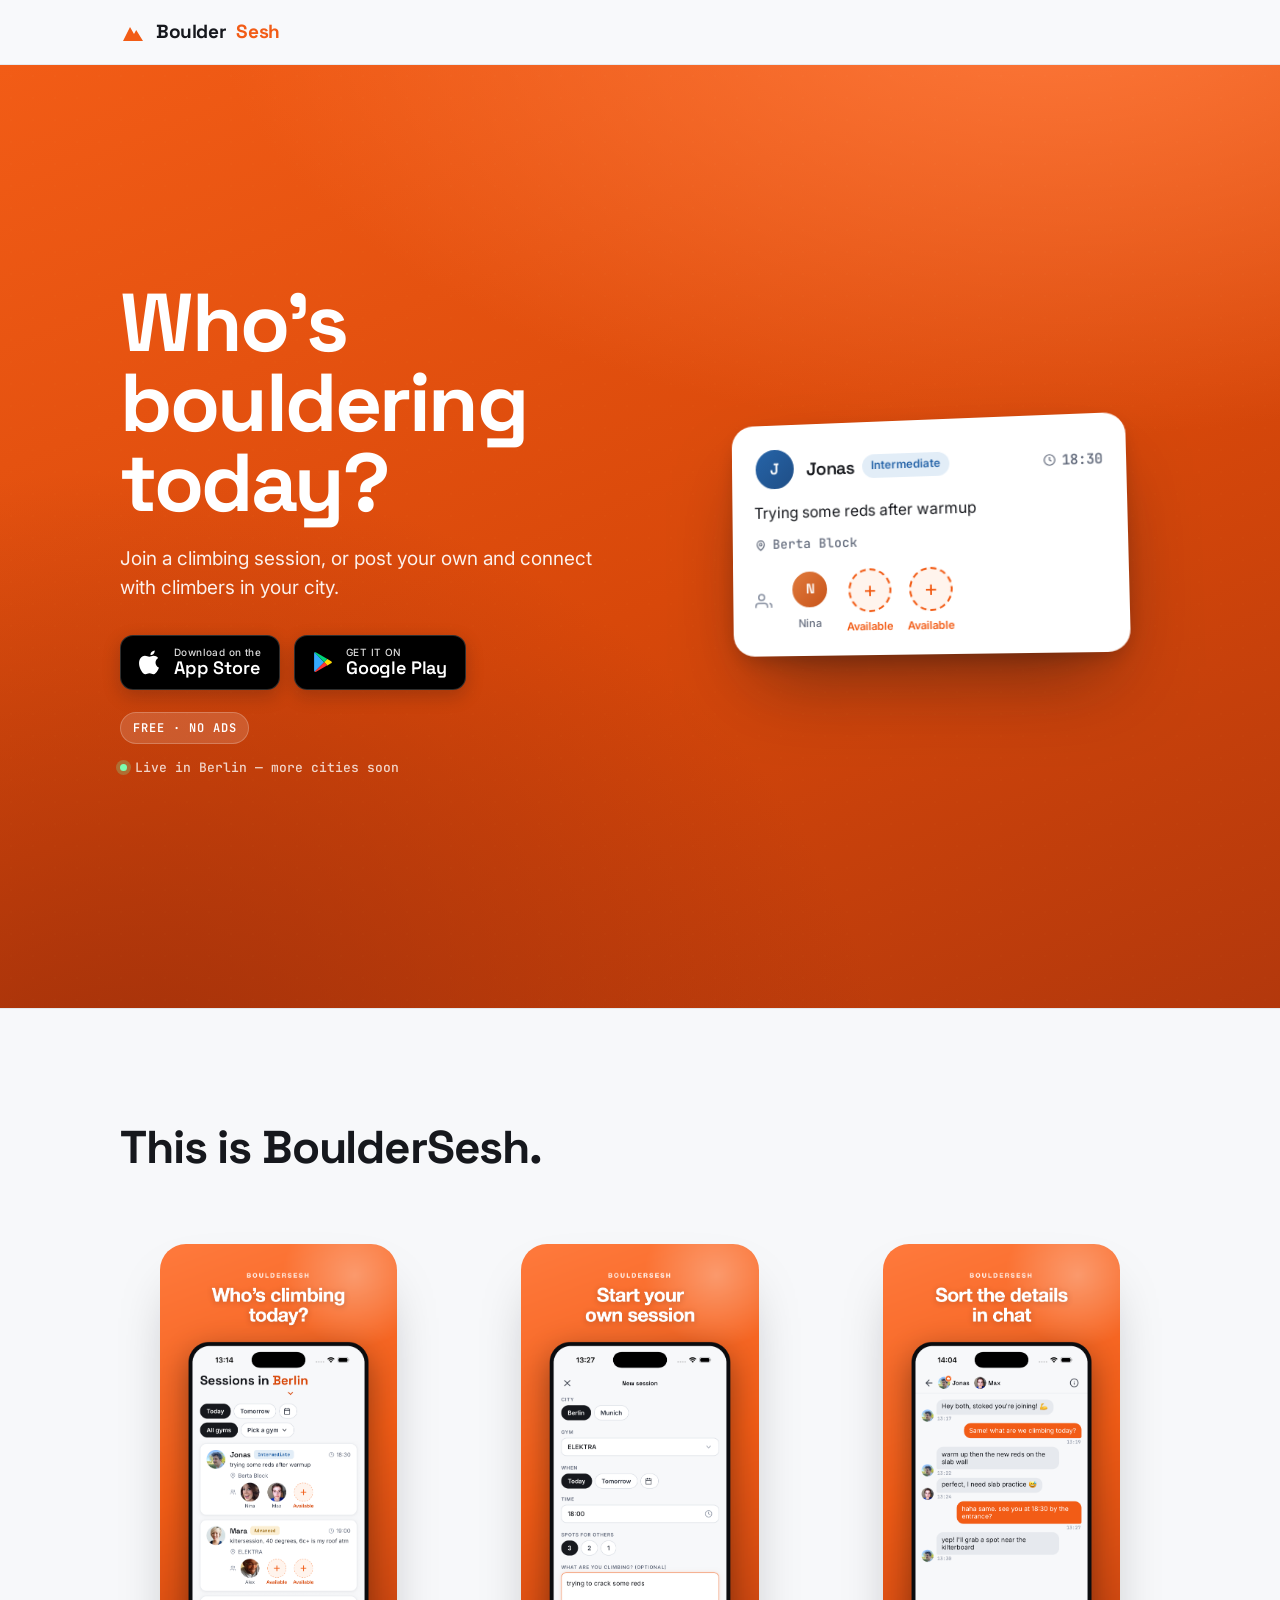
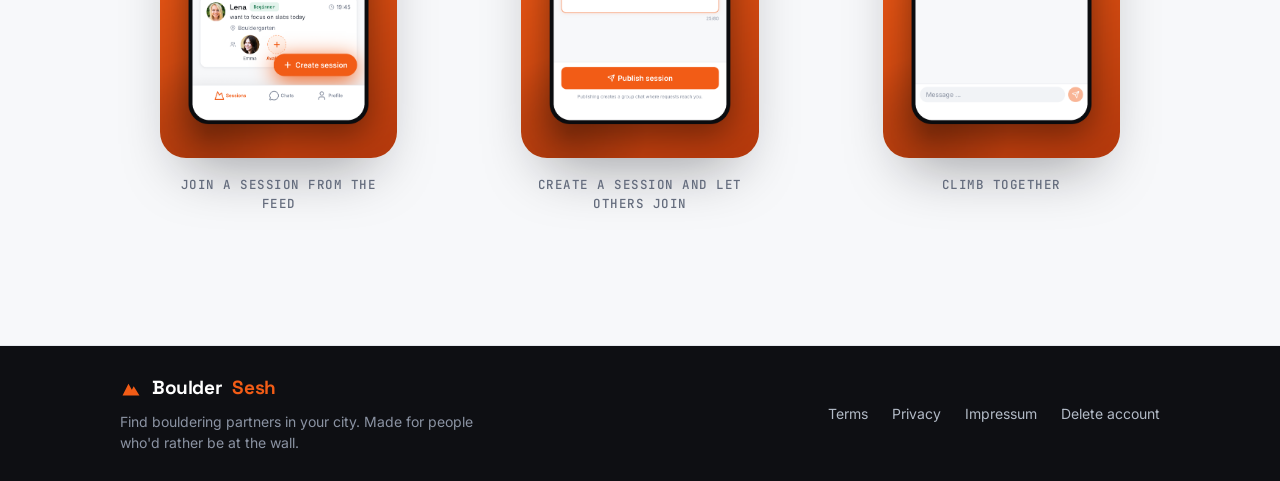
<file: index.html>
<!doctype html>
<html lang="en">

<head>
	<meta charset="utf-8">
	<meta name="viewport" content="width=device-width, initial-scale=1">
	<title>BoulderSesh — Who's climbing today?</title>
	<meta name="description"
		content="BoulderSesh connects you with boulderers in your city. See who's climbing at your gym, join with one tap, or start your own session. Free, no ads.">
	<meta name="theme-color" content="#f25c16">
	<link rel="icon" href="/img/icon.png" type="image/png">
	<link rel="apple-touch-icon" href="/img/icon.png">

	<!-- Open Graph / social -->
	<meta property="og:type" content="website">
	<meta property="og:title" content="BoulderSesh — Who's climbing today?">
	<meta property="og:description" content="Find bouldering sessions in your city and climb together. Free, no ads.">
	<meta property="og:url" content="https://bouldersesh.com">
	<meta property="og:image" content="https://bouldersesh.com/img/icon.png">
	<meta name="twitter:card" content="summary">

	<link rel="preconnect" href="https://fonts.googleapis.com">
	<link rel="preconnect" href="https://fonts.gstatic.com" crossorigin>
	<link
		href="https://fonts.googleapis.com/css2?family=Space+Grotesk:wght@400;500;600;700&family=Inter:wght@400;500;600;700&family=JetBrains+Mono:wght@500;600;700&display=swap"
		rel="stylesheet">

	<style>
		/* ======================================================================
       BoulderSesh — landing page
       Palette, type and the "open spot" motif are pulled straight from the
       app's design system (Send Orange + cool graphite Rock neutrals,
       Space Grotesk / Inter / JetBrains Mono). The signature is the dashed
       circle — the Available spot in a session — the one that's waiting
       for you.
       ====================================================================== */

		:root {
			/* Brand — Send Orange */
			--brand: #f25c16;
			--brand-hover: #d8480a;
			--brand-press: #b3380c;
			--brand-soft: #fff4ed;

			/* Rock neutrals */
			--rock-0: #ffffff;
			--rock-25: #f7f8fa;
			--rock-50: #f1f3f6;
			--rock-100: #e6e9ee;
			--rock-200: #d3d8e0;
			--rock-300: #b2bac6;
			--rock-400: #8b93a3;
			--rock-500: #646c7d;
			--rock-700: #353b47;
			--rock-900: #16181d;
			--rock-950: #0e0f13;

			/* Grade bands (used as data, not candy) */
			--beginner-surface: #e3f3ec;
			--beginner-ink: #1f7a52;
			--intermediate-surface: #e2edf7;
			--intermediate-ink: #2664a8;
			--advanced-surface: #fde6d6;
			--advanced-ink: #b3490f;

			--text-strong: var(--rock-900);
			--text-body: var(--rock-700);
			--text-muted: var(--rock-500);

			--font-display: "Space Grotesk", system-ui, sans-serif;
			--font-ui: "Inter", system-ui, -apple-system, "Segoe UI", Roboto, sans-serif;
			--font-mono: "JetBrains Mono", ui-monospace, "SF Mono", Menlo, monospace;

			--maxw: 1120px;
			--ease: cubic-bezier(.22, 1, .36, 1);
		}

		* {
			box-sizing: border-box;
		}

		html {
			scroll-behavior: smooth;
		}

		@media (prefers-reduced-motion: reduce) {
			html {
				scroll-behavior: auto;
			}
		}

		body {
			margin: 0;
			font-family: var(--font-ui);
			color: var(--text-body);
			background: var(--rock-0);
			line-height: 1.5;
			overflow-x: hidden;
			-webkit-font-smoothing: antialiased;
			text-rendering: optimizeLegibility;
		}

		a {
			color: inherit;
		}

		:focus-visible {
			outline: 3px solid var(--brand);
			outline-offset: 3px;
			border-radius: 4px;
		}

		.wrap {
			width: 100%;
			max-width: var(--maxw);
			margin-inline: auto;
			padding-inline: clamp(20px, 5vw, 40px);
		}

		/* mono eyebrow label */
		.eyebrow {
			font-family: var(--font-mono);
			font-weight: 600;
			font-size: 12px;
			letter-spacing: 0.14em;
			text-transform: uppercase;
		}

		/* ---------------------------------------------------------------- Header */
		.site-header {
			position: static;
			z-index: 50;
			background: rgba(247, 248, 250, 0.82);
			backdrop-filter: saturate(140%) blur(12px);
			-webkit-backdrop-filter: saturate(140%) blur(12px);
			border-bottom: 1px solid var(--rock-100);
		}

		.site-header .wrap {
			display: flex;
			align-items: center;
			justify-content: space-between;
			height: 64px;
		}

		.brand-mark {
			display: inline-flex;
			align-items: center;
			gap: 10px;
			font-family: var(--font-display);
			font-weight: 700;
			font-size: 19px;
			letter-spacing: -0.02em;
			color: var(--text-strong);
			text-decoration: none;
		}

		.brand-mark svg {
			display: block;
		}

		.brand-mark .sesh {
			color: var(--brand);
		}

		.header-cta {
			display: inline-flex;
			align-items: center;
			gap: 8px;
			font-family: var(--font-ui);
			font-weight: 600;
			font-size: 14px;
			color: var(--rock-0);
			background: var(--rock-900);
			padding: 9px 16px;
			border-radius: 999px;
			text-decoration: none;
			transition: transform .18s var(--ease), background .18s var(--ease);
		}

		.header-cta:hover {
			background: var(--rock-950);
			transform: translateY(-1px);
		}

		@media (max-width: 640px) {
			.header-cta {
				display: none;
			}
		}

		/* ----------------------------------------------------------------- Hero */
		.hero {
			position: relative;
			color: #fff;
			overflow: hidden;
			background:
				radial-gradient(120% 90% at 82% -10%, #ff7a3c 0%, rgba(255, 122, 60, 0) 55%),
				radial-gradient(100% 120% at 10% 115%, #a1300a 0%, rgba(161, 48, 10, 0) 60%),
				linear-gradient(158deg, #f25c16 0%, #d8480a 55%, #b3380c 100%);
		}

		/* faint chalk grain */
		.hero::after {
			content: "";
			position: absolute;
			inset: 0;
			pointer-events: none;
			background-image: radial-gradient(rgba(255, 255, 255, 0.10) 1px, transparent 1.4px);
			background-size: 22px 22px;
			opacity: 0.35;
			mix-blend-mode: soft-light;
		}

		.hero .wrap {
			position: relative;
			z-index: 1;
			display: grid;
			grid-template-columns: 1.05fr 0.95fr;
			gap: 56px;
			align-items: center;
			padding-top: clamp(56px, 8vw, 104px);
			padding-bottom: clamp(56px, 8vw, 104px);
		}

		.hero .wrap>* {
			min-width: 0;
		}

		.hero-eyebrow {
			color: rgba(255, 255, 255, 0.82);
			margin-bottom: 22px;
		}

		.hero h1 {
			font-family: var(--font-display);
			font-weight: 700;
			font-size: clamp(40px, 10.5vw, 82px);
			line-height: 0.98;
			letter-spacing: -0.03em;
			margin: 0 0 20px;
			overflow-wrap: break-word;
		}

		.hero h1 .u {
			position: relative;
			white-space: nowrap;
		}

		.hero p.lede {
			font-size: clamp(16px, 1.5vw, 19px);
			line-height: 1.55;
			color: rgba(255, 255, 255, 0.92);
			max-width: 30rem;
			margin: 0 0 32px;
		}

		.hero .hero-meta {
			margin: 22px 0 0;
		}

		.hero .free-tag {
			display: inline-flex;
			align-items: center;
			font-family: var(--font-mono);
			font-weight: 600;
			font-size: 12px;
			letter-spacing: 0.08em;
			text-transform: uppercase;
			color: #fff;
			background: rgba(255, 255, 255, 0.14);
			border: 1px solid rgba(255, 255, 255, 0.22);
			padding: 6px 12px;
			border-radius: 999px;
		}

		.hero .locnote {
			font-family: var(--font-mono);
			font-size: 13px;
			font-weight: 500;
			color: rgba(255, 255, 255, 0.78);
			margin-top: 14px;
			display: inline-flex;
			align-items: center;
			gap: 8px;
		}

		.hero .locnote::before {
			content: "";
			width: 7px;
			height: 7px;
			border-radius: 50%;
			background: #7CFFB0;
			box-shadow: 0 0 0 4px rgba(124, 255, 176, 0.25);
		}

		/* store badges */
		.badges {
			display: flex;
			flex-wrap: wrap;
			gap: 14px;
		}

		.store-badge {
			display: inline-flex;
			align-items: center;
			gap: 11px;
			background: #000;
			color: #fff;
			text-decoration: none;
			padding: 11px 18px 11px 16px;
			border-radius: 13px;
			border: 1px solid rgba(255, 255, 255, 0.18);
			transition: transform .18s var(--ease), box-shadow .18s var(--ease);
			box-shadow: 0 6px 18px rgba(14, 15, 19, 0.22);
		}

		.store-badge:hover {
			transform: translateY(-2px);
			box-shadow: 0 12px 26px rgba(14, 15, 19, 0.3);
		}

		.store-badge svg {
			flex: none;
		}

		.store-badge .bt {
			display: flex;
			flex-direction: column;
			line-height: 1.12;
			text-align: left;
		}

		.store-badge .bt small {
			font-size: 10px;
			letter-spacing: 0.04em;
			opacity: 0.86;
			font-weight: 500;
		}

		.store-badge .bt span {
			font-family: var(--font-display);
			font-size: 18px;
			font-weight: 600;
			letter-spacing: -0.01em;
		}

		/* --- hero session card (the thesis, recreated from the app) --- */
		.card-stage {
			position: relative;
			perspective: 1400px;
		}

		.sesh-card {
			background: var(--rock-0);
			color: var(--text-strong);
			border-radius: 22px;
			padding: 22px 22px 20px;
			box-shadow: 0 40px 80px -24px rgba(14, 15, 19, 0.5), 0 8px 24px -8px rgba(14, 15, 19, 0.3);
			transform: rotateY(-9deg) rotateX(3deg) rotateZ(-1.5deg);
			transform-style: preserve-3d;
			border: 1px solid rgba(255, 255, 255, 0.6);
			width: 100%;
			max-width: 400px;
			margin-inline: auto;
			animation: floatcard 7s var(--ease) infinite;
		}

		@keyframes floatcard {

			0%,
			100% {
				transform: rotateY(-9deg) rotateX(3deg) rotateZ(-1.5deg) translateY(0);
			}

			50% {
				transform: rotateY(-7deg) rotateX(2deg) rotateZ(-1deg) translateY(-12px);
			}
		}

		.sesh-card .top {
			display: flex;
			align-items: center;
			gap: 11px;
			margin-bottom: 4px;
		}

		.avatar {
			width: 44px;
			height: 44px;
			border-radius: 50%;
			flex: none;
			display: grid;
			place-items: center;
			font-family: var(--font-display);
			font-weight: 600;
			font-size: 16px;
			color: #fff;
			border: 2px solid var(--rock-0);
		}

		.avatar-sm {
			width: 40px;
			height: 40px;
			font-size: 14px;
		}

		.av-a {
			background: linear-gradient(135deg, #2664a8, #1f4e86);
		}

		.av-b {
			background: linear-gradient(135deg, #e07a3c, #c8541a);
		}

		.sesh-card .who {
			display: flex;
			align-items: center;
			gap: 8px;
			flex: 1;
			min-width: 0;
		}

		.sesh-card .who b {
			font-family: var(--font-display);
			font-weight: 600;
			font-size: 18px;
			letter-spacing: -0.01em;
		}

		.grade-pill {
			font-family: var(--font-ui);
			font-weight: 600;
			font-size: 11.5px;
			padding: 3px 9px;
			border-radius: 999px;
			white-space: nowrap;
		}

		.grade-intermediate {
			background: var(--intermediate-surface);
			color: var(--intermediate-ink);
		}

		.sesh-card .time {
			font-family: var(--font-mono);
			font-weight: 600;
			font-size: 14px;
			color: var(--text-muted);
			display: inline-flex;
			align-items: center;
			gap: 5px;
		}

		.sesh-card .note {
			font-size: 15.5px;
			color: var(--rock-900);
			margin: 12px 0 10px;
			line-height: 1.4;
		}

		.sesh-card .gym {
			font-family: var(--font-mono);
			font-size: 13px;
			font-weight: 500;
			color: var(--text-muted);
			display: inline-flex;
			align-items: center;
			gap: 6px;
			margin-bottom: 16px;
		}

		.roster {
			display: flex;
			align-items: flex-start;
			gap: 16px;
		}

		.roster .slot {
			display: flex;
			flex-direction: column;
			align-items: center;
			gap: 6px;
			width: 46px;
		}

		.roster .slot small {
			font-size: 11px;
			color: var(--text-muted);
			font-weight: 500;
		}

		/* the signature: the open spot */
		.open-spot {
			width: 44px;
			height: 44px;
			border-radius: 50%;
			border: 2px dashed var(--brand);
			color: var(--brand);
			display: grid;
			place-items: center;
			font-size: 22px;
			font-weight: 400;
			background: var(--brand-soft);
		}

		.open-spot.pulse {
			animation: spotpulse 2.4s var(--ease) infinite;
		}

		.roster .slot.open small {
			color: var(--brand);
			font-weight: 600;
		}

		@keyframes spotpulse {

			0%,
			100% {
				box-shadow: 0 0 0 0 rgba(242, 92, 22, 0.35);
			}

			50% {
				box-shadow: 0 0 0 9px rgba(242, 92, 22, 0);
			}
		}

		.roster-label {
			font-size: 12px;
			color: var(--text-muted);
			align-self: center;
		}

		@media (prefers-reduced-motion: reduce) {
			.sesh-card {
				animation: none;
			}

			.open-spot.pulse {
				animation: none;
			}
		}

		/* ---------------------------------------------------- generic section */
		section {
			padding-block: clamp(64px, 9vw, 120px);
		}

		.section-head {
			max-width: 40rem;
			margin-bottom: clamp(36px, 5vw, 56px);
		}

		.section-head .eyebrow {
			color: var(--brand);
			margin-bottom: 14px;
		}

		.section-head h2 {
			font-family: var(--font-display);
			font-weight: 700;
			font-size: clamp(30px, 4.4vw, 46px);
			line-height: 1.04;
			letter-spacing: -0.025em;
			color: var(--text-strong);
			margin: 0 0 14px;
			text-wrap: balance;
		}

		.section-head p {
			font-size: 17px;
			color: var(--text-muted);
			margin: 0;
			max-width: 34rem;
		}

		/* ---------------------------------------------------- how it works */
		.steps {
			display: grid;
			grid-template-columns: repeat(3, 1fr);
			gap: 22px;
		}

		.step {
			position: relative;
			background: var(--rock-25);
			border: 1px solid var(--rock-100);
			border-radius: 20px;
			padding: 26px 24px 28px;
			overflow: hidden;
		}

		.step .num {
			font-family: var(--font-mono);
			font-weight: 600;
			font-size: 12px;
			letter-spacing: 0.1em;
			color: var(--brand);
			margin-bottom: 18px;
			display: block;
		}

		.step h3 {
			font-family: var(--font-display);
			font-weight: 600;
			font-size: 21px;
			letter-spacing: -0.01em;
			color: var(--text-strong);
			margin: 0 0 8px;
		}

		.step p {
			font-size: 15px;
			color: var(--text-body);
			margin: 0;
			line-height: 1.5;
		}

		.step .glyph {
			position: absolute;
			right: 18px;
			top: 22px;
			width: 34px;
			height: 34px;
			color: var(--brand);
			opacity: 0.9;
		}

		/* ---------------------------------------------------- screenshots */
		.shots {
			background: var(--rock-25);
			border-block: 1px solid var(--rock-100);
		}

		.shot-row {
			display: grid;
			grid-template-columns: repeat(3, 1fr);
			gap: clamp(20px, 4vw, 44px);
			align-items: start;
		}

		.shot {
			text-align: center;
		}

		.shot img {
			width: 100%;
			height: auto;
			display: block;
			border-radius: 26px;
			box-shadow: 0 30px 60px -24px rgba(14, 15, 19, 0.4);
		}

		.shot figcaption {
			margin-top: 18px;
			font-family: var(--font-mono);
			font-size: 12.5px;
			font-weight: 500;
			letter-spacing: 0.04em;
			color: var(--text-muted);
			text-transform: uppercase;
		}

		/* ---------------------------------------------------- features */
		.features {
			display: grid;
			grid-template-columns: repeat(4, 1fr);
			gap: 18px;
		}

		.feature {
			border: 1px solid var(--rock-100);
			border-radius: 18px;
			padding: 24px 22px;
			background: var(--rock-0);
		}

		.feature .ico {
			width: 38px;
			height: 38px;
			border-radius: 10px;
			background: var(--brand-soft);
			color: var(--brand);
			display: grid;
			place-items: center;
			margin-bottom: 16px;
		}

		.feature h3 {
			font-family: var(--font-display);
			font-weight: 600;
			font-size: 16px;
			color: var(--text-strong);
			margin: 0 0 6px;
			letter-spacing: -0.01em;
		}

		.feature p {
			font-size: 13.5px;
			color: var(--text-muted);
			margin: 0;
			line-height: 1.5;
		}

		/* ---------------------------------------------------- final CTA */
		.cta {
			position: relative;
			overflow: hidden;
			color: #fff;
			text-align: center;
			background:
				radial-gradient(90% 120% at 50% -20%, #ff7a3c 0%, rgba(255, 122, 60, 0) 55%),
				linear-gradient(158deg, #f25c16 0%, #d8480a 60%, #b3380c 100%);
		}

		.cta::after {
			content: "";
			position: absolute;
			inset: 0;
			pointer-events: none;
			background-image: radial-gradient(rgba(255, 255, 255, 0.10) 1px, transparent 1.4px);
			background-size: 22px 22px;
			opacity: 0.3;
			mix-blend-mode: soft-light;
		}

		.cta .wrap {
			position: relative;
			z-index: 1;
		}

		.cta .spot-badge {
			width: 58px;
			height: 58px;
			margin: 0 auto 26px;
			border-radius: 50%;
			border: 2px dashed rgba(255, 255, 255, 0.85);
			color: #fff;
			display: grid;
			place-items: center;
			font-size: 30px;
			font-weight: 300;
			animation: spotpulse-w 2.4s var(--ease) infinite;
		}

		@keyframes spotpulse-w {

			0%,
			100% {
				box-shadow: 0 0 0 0 rgba(255, 255, 255, 0.4);
			}

			50% {
				box-shadow: 0 0 0 12px rgba(255, 255, 255, 0);
			}
		}

		@media (prefers-reduced-motion: reduce) {
			.cta .spot-badge {
				animation: none;
			}
		}

		.cta h2 {
			font-family: var(--font-display);
			font-weight: 700;
			font-size: clamp(32px, 5vw, 56px);
			line-height: 1.02;
			letter-spacing: -0.03em;
			margin: 0 auto 16px;
			max-width: 16ch;
			text-wrap: balance;
		}

		.cta p {
			font-size: 17px;
			color: rgba(255, 255, 255, 0.9);
			margin: 0 auto 32px;
			max-width: 30rem;
		}

		.cta .badges {
			justify-content: center;
		}

		/* ---------------------------------------------------- footer */
		.site-footer {
			background: var(--rock-950);
			color: var(--rock-300);
			padding-block: 28px;
			font-size: 14px;
		}

		.site-footer .wrap {
			display: flex;
			flex-wrap: wrap;
			gap: 20px 48px;
			justify-content: space-between;
			align-items: center;
		}

		.foot-brand {
			display: flex;
			flex-direction: column;
			gap: 8px;
			max-width: 24rem;
		}

		.foot-brand .brand-mark {
			color: #fff;
		}

		.foot-brand p {
			margin: 0;
			color: var(--rock-400);
			line-height: 1.5;
		}

		.foot-links {
			display: flex;
			flex-wrap: wrap;
			gap: 14px 24px;
			align-items: center;
		}

		.foot-links a {
			color: var(--rock-300);
			text-decoration: none;
		}

		.foot-links a:hover {
			color: #fff;
			text-decoration: underline;
			text-underline-offset: 3px;
		}

		/* ---------------------------------------------------- reveal */
		.reveal {
			opacity: 0;
			transform: translateY(22px);
			transition: opacity .7s var(--ease), transform .7s var(--ease);
		}

		.reveal.in {
			opacity: 1;
			transform: none;
		}

		@media (prefers-reduced-motion: reduce) {
			.reveal {
				opacity: 1;
				transform: none;
				transition: none;
			}
		}

		/* ---------------------------------------------------- responsive */
		@media (max-width: 900px) {
			.hero .wrap {
				grid-template-columns: 1fr;
				gap: 48px;
			}

			.card-stage {
				order: 2;
			}

			.steps {
				grid-template-columns: 1fr;
			}

			.features {
				grid-template-columns: repeat(2, 1fr);
			}

			.sesh-card {
				transform: rotateY(0) rotateX(0) rotateZ(0);
				animation: none;
			}
		}

		@media (max-width: 620px) {
			.shot-row {
				grid-template-columns: 1fr;
				max-width: 320px;
				margin-inline: auto;
				gap: 40px;
			}

			.features {
				grid-template-columns: 1fr;
			}
		}
	</style>
</head>

<body>

	<!-- =====================================================================
       STORE LINKS — paste your App Store URL here (one spot).
       Play Store is already wired from your package name.
       ===================================================================== -->
	<script>
		window.STORE = {
			ios: "https://apps.apple.com/de/app/bouldersesh/id6798312634",
			android: "https://play.google.com/store/apps/details?id=de.manumittelbach.bouldersesh"
		};
	</script>

	<header class="site-header">
		<div class="wrap">
			<a class="brand-mark" href="/" aria-label="BoulderSesh home">
				<svg width="26" height="26" viewBox="0 0 26 26" fill="none" aria-hidden="true">
					<path d="M3 22L10 8l4 7 2.2-4L23 22H3z" fill="#f25c16" />
					<path d="M10 8l4 7 2.2-4" stroke="#fff" stroke-width="1.4" stroke-linejoin="round" opacity="0" />
				</svg>
				Boulder<span class="sesh">Sesh</span>
			</a>
		</div>
	</header>

	<!-- ================================================================ HERO -->
	<main>
		<section class="hero" id="top">
			<div class="wrap">
				<div class="hero-copy">
					<h1>Who's <span class="u">bouldering</span><br>today?</h1>
					<p class="lede">
						Join a climbing session, or post your own
						and connect with climbers in your city.
					</p>
					<div class="badges" id="get">
						<a class="store-badge" data-store="ios" href="#" aria-label="Download on the App Store">
							<svg width="26" height="26" viewBox="0 0 24 24" fill="#fff" aria-hidden="true">
								<path
									d="M16.37 1.43c.06 1.06-.34 2.08-1 2.84-.69.8-1.83 1.42-2.93 1.33-.08-1.04.4-2.1 1.04-2.78.7-.78 1.92-1.36 2.89-1.39zM20.3 17.4c-.5 1.17-.75 1.69-1.4 2.72-.9 1.44-2.17 3.24-3.75 3.25-1.4.01-1.76-.92-3.67-.9-1.9.01-2.3.92-3.7.9-1.58-.02-2.78-1.64-3.68-3.08-2.52-4.02-2.78-8.73-1.23-11.24 1.1-1.78 2.83-2.82 4.46-2.82 1.66 0 2.7.92 4.08.92 1.33 0 2.14-.92 4.06-.92 1.45 0 2.99.8 4.08 2.17-3.59 1.98-3 7.14.42 8.72z" />
							</svg>
							<span class="bt"><small>Download on the</small><span>App Store</span></span>
						</a>
						<a class="store-badge" data-store="android" href="#" aria-label="Get it on Google Play">
							<svg width="24" height="26" viewBox="0 0 24 24" aria-hidden="true">
								<path d="M3.6 2.3c-.3.3-.5.8-.5 1.4v16.6c0 .6.2 1.1.5 1.4l.1.1 9.3-9.3v-.2L3.6 2.3z"
									fill="#34A9FF" />
								<path
									d="M16.3 15.4l-3.1-3.1v-.2l3.1-3.1.1.04 3.7 2.1c1.05.6 1.05 1.58 0 2.18l-3.7 2.1-.1.03z"
									fill="#FFD900" />
								<path d="M16.4 15.37l-3.2-3.2L3.6 21.7c.35.37.9.4 1.55.04l11.25-6.4z" fill="#FF3333" />
								<path d="M16.4 8.93L5.15 2.56C4.5 2.2 3.95 2.23 3.6 2.6l9.6 9.57 3.2-3.2z"
									fill="#00D679" />
							</svg>
							<span class="bt"><small>GET IT ON</small><span>Google Play</span></span>
						</a>
					</div>
					<p class="hero-meta"><span class="free-tag">Free · No ads</span></p>
					<p class="locnote">Live in Berlin — more cities soon</p>
				</div>

				<!-- recreated session card = the thesis -->
				<div class="card-stage">
					<article class="sesh-card" aria-label="Example session: Jonas at Berta Block, 18:30, one spot open">
						<div class="top">
							<span class="avatar av-a" aria-hidden="true">J</span>
							<div class="who">
								<b>Jonas</b>
								<span class="grade-pill grade-intermediate">Intermediate</span>
							</div>
							<span class="time">
								<svg width="14" height="14" viewBox="0 0 24 24" fill="none" stroke="currentColor"
									stroke-width="2">
									<circle cx="12" cy="12" r="9" />
									<path d="M12 7v5l3 2" />
								</svg>
								18:30
							</span>
						</div>
						<p class="note">Trying some reds after warmup</p>
						<div class="gym">
							<svg width="13" height="13" viewBox="0 0 24 24" fill="none" stroke="currentColor"
								stroke-width="2">
								<path d="M12 21s-7-5.6-7-11a7 7 0 1114 0c0 5.4-7 11-7 11z" />
								<circle cx="12" cy="10" r="2.5" />
							</svg>
							Berta Block
						</div>
						<div class="roster">
							<span class="roster-label" aria-hidden="true">
								<svg width="18" height="18" viewBox="0 0 24 24" fill="none" stroke="var(--rock-400)"
									stroke-width="2">
									<path d="M17 21v-2a4 4 0 00-4-4H5a4 4 0 00-4 4v2" />
									<circle cx="9" cy="7" r="4" />
									<path d="M23 21v-2a4 4 0 00-3-3.87" />
								</svg>
							</span>
							<div class="slot">
								<span class="avatar avatar-sm av-b" aria-hidden="true">N</span>
								<small>Nina</small>
							</div>
							<div class="slot open">
								<span class="open-spot pulse">+</span>
								<small>Available</small>
							</div>
							<div class="slot open">
								<span class="open-spot pulse" style="animation-delay:.6s">+</span>
								<small>Available</small>
							</div>
						</div>
					</article>
				</div>
			</div>
		</section>

		<!-- ========================================================= SCREENSHOTS -->
		<section class="shots">
			<div class="wrap">
				<div class="section-head reveal">
					<h2>This is BoulderSesh.</h2>
				</div>
				<div class="shot-row">
					<figure class="shot reveal">
						<img src="/img/screens/feed.png"
							alt="BoulderSesh sessions feed showing climbers Jonas, Mara and Lena with open spots at Berlin gyms"
							loading="lazy">
						<figcaption>Join a session from the feed</figcaption>
					</figure>
					<figure class="shot reveal">
						<img src="/img/screens/create.png"
							alt="BoulderSesh new-session screen: pick a city, gym, time and how many spots to open"
							loading="lazy">
						<figcaption>Create a session and let others join</figcaption>
					</figure>
					<figure class="shot reveal">
						<img src="/img/screens/chat.png"
							alt="BoulderSesh session chat between Jonas and Max sorting out when and where to meet"
							loading="lazy">
						<figcaption>Climb together</figcaption>
					</figure>
				</div>
			</div>
		</section>

	</main>

	<!-- ============================================================== FOOTER -->
	<footer class="site-footer">
		<div class="wrap">
			<div class="foot-brand">
				<a class="brand-mark" href="/" aria-label="BoulderSesh home">
					<svg width="22" height="22" viewBox="0 0 26 26" fill="none" aria-hidden="true">
						<path d="M3 22L10 8l4 7 2.2-4L23 22H3z" fill="#f25c16" />
					</svg>
					Boulder<span class="sesh">Sesh</span>
				</a>
				<p>Find bouldering partners in your city. Made for people who'd rather be at the wall.</p>
			</div>
			<nav class="foot-links" aria-label="Footer">
				<a href="/terms">Terms</a>
				<a href="/privacy">Privacy</a>
				<a href="/impressum">Impressum</a>
				<a href="/delete-account">Delete account</a>
			</nav>
		</div>
	</footer>

	<script>
		// Wire every store button from the single STORE config above.
		(function () {
			var map = window.STORE || {};
			document.querySelectorAll('[data-store]').forEach(function (a) {
				var url = map[a.getAttribute('data-store')];
				if (url) { a.setAttribute('href', url); a.setAttribute('target', '_blank'); a.setAttribute('rel', 'noopener'); }
			});

			// Scroll reveal
			var items = document.querySelectorAll('.reveal');
			if (!('IntersectionObserver' in window) || matchMedia('(prefers-reduced-motion: reduce)').matches) {
				items.forEach(function (el) { el.classList.add('in'); });
				return;
			}
			var io = new IntersectionObserver(function (entries) {
				entries.forEach(function (e) {
					if (e.isIntersecting) { e.target.classList.add('in'); io.unobserve(e.target); }
				});
			}, { threshold: 0.12, rootMargin: '0px 0px -8% 0px' });
			items.forEach(function (el) { io.observe(el); });
		})();
	</script>
</body>

</html>
</file>
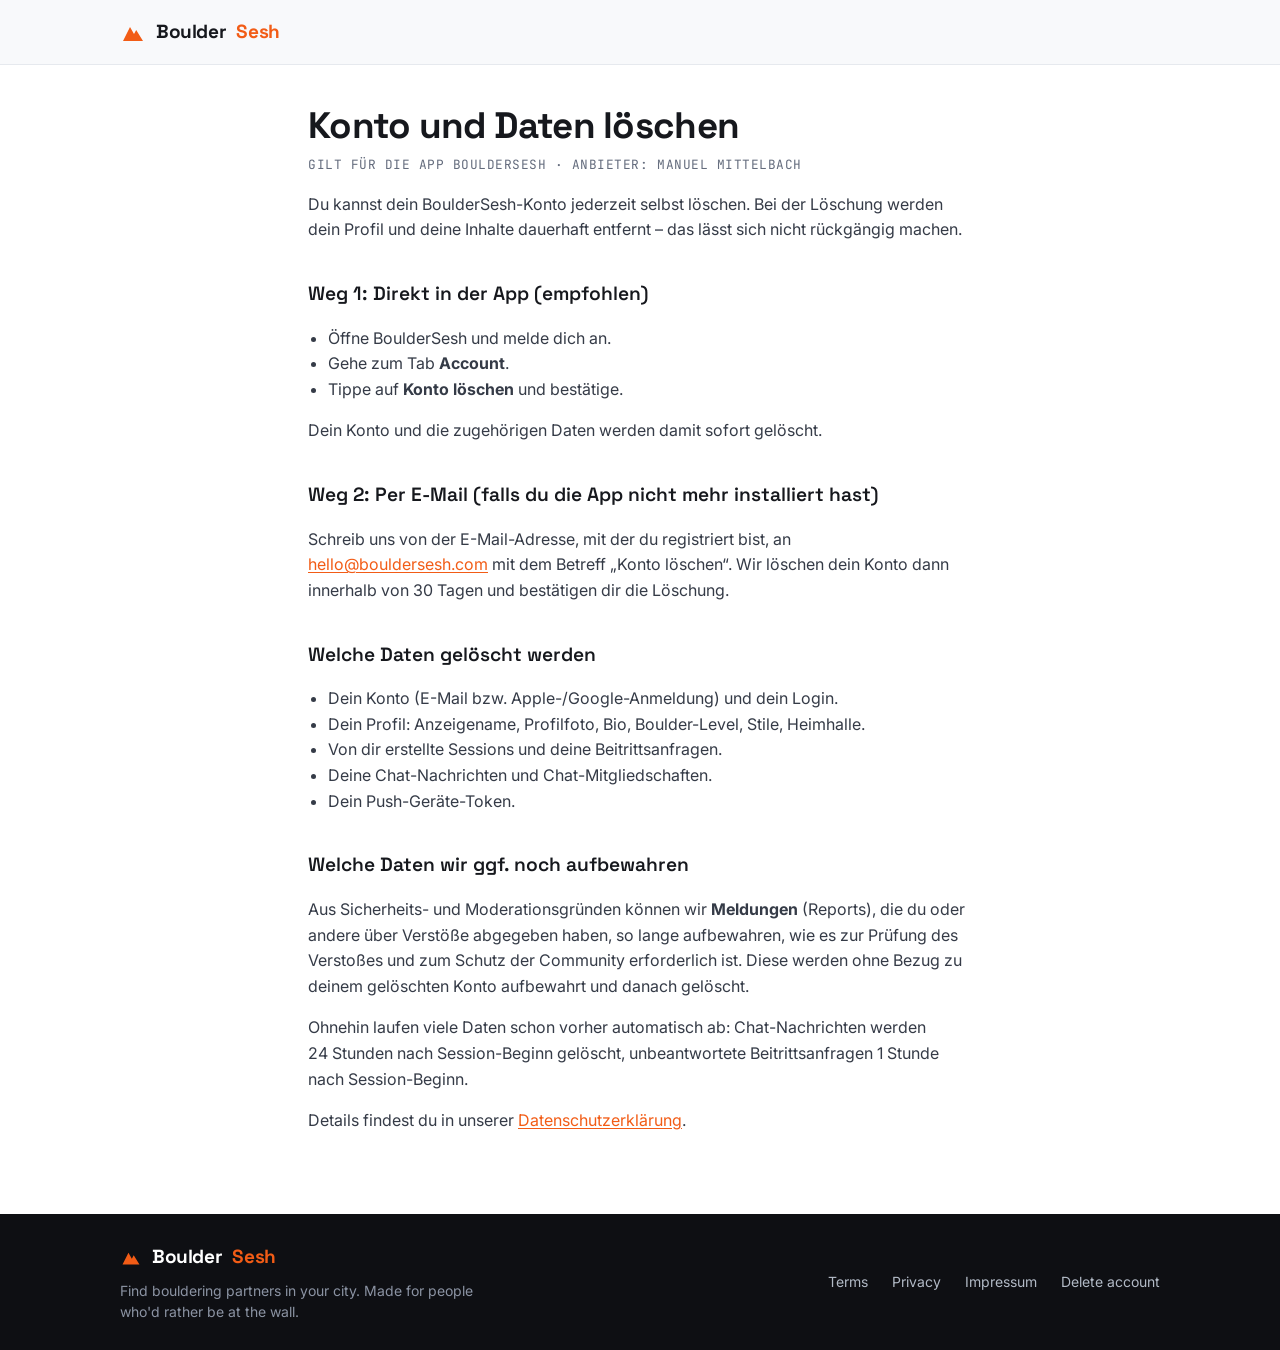
<file: delete-account.html>
<!doctype html>
<html lang="de">
<head>
  <meta charset="utf-8">
  <meta name="viewport" content="width=device-width, initial-scale=1">
  <title>Konto löschen – BoulderSesh</title>
  <link rel="stylesheet" href="style.css">
</head>
<body>
  <header class="site-header">
    <div class="wrap">
      <a class="brand-mark" href="/" aria-label="BoulderSesh home">
        <svg width="26" height="26" viewBox="0 0 26 26" fill="none" aria-hidden="true">
          <path d="M3 22L10 8l4 7 2.2-4L23 22H3z" fill="#f25c16"/>
        </svg>
        Boulder<span class="sesh">Sesh</span>
      </a>
    </div>
  </header>
  <main>
    <h1>Konto und Daten löschen</h1>
    <p class="updated">Gilt für die App BoulderSesh · Anbieter: Manuel Mittelbach</p>

    <p>Du kannst dein BoulderSesh-Konto jederzeit selbst löschen. Bei der Löschung
    werden dein Profil und deine Inhalte dauerhaft entfernt – das lässt sich nicht
    rückgängig machen.</p>

    <h2>Weg 1: Direkt in der App (empfohlen)</h2>
    <ul>
      <li>Öffne BoulderSesh und melde dich an.</li>
      <li>Gehe zum Tab <strong>Account</strong>.</li>
      <li>Tippe auf <strong>Konto löschen</strong> und bestätige.</li>
    </ul>
    <p>Dein Konto und die zugehörigen Daten werden damit sofort gelöscht.</p>

    <h2>Weg 2: Per E-Mail (falls du die App nicht mehr installiert hast)</h2>
    <p>Schreib uns von der E-Mail-Adresse, mit der du registriert bist, an
    <a href="mailto:hello@bouldersesh.com?subject=Konto%20l%C3%B6schen">hello@bouldersesh.com</a>
    mit dem Betreff „Konto löschen“. Wir löschen dein Konto dann innerhalb von
    30&nbsp;Tagen und bestätigen dir die Löschung.</p>

    <h2>Welche Daten gelöscht werden</h2>
    <ul>
      <li>Dein Konto (E-Mail bzw. Apple-/Google-Anmeldung) und dein Login.</li>
      <li>Dein Profil: Anzeigename, Profilfoto, Bio, Boulder-Level, Stile,
      Heimhalle.</li>
      <li>Von dir erstellte Sessions und deine Beitrittsanfragen.</li>
      <li>Deine Chat-Nachrichten und Chat-Mitgliedschaften.</li>
      <li>Dein Push-Geräte-Token.</li>
    </ul>

    <h2>Welche Daten wir ggf. noch aufbewahren</h2>
    <p>Aus Sicherheits- und Moderationsgründen können wir <strong>Meldungen</strong>
    (Reports), die du oder andere über Verstöße abgegeben haben, so lange
    aufbewahren, wie es zur Prüfung des Verstoßes und zum Schutz der Community
    erforderlich ist. Diese werden ohne Bezug zu deinem gelöschten Konto
    aufbewahrt und danach gelöscht.</p>
    <p>Ohnehin laufen viele Daten schon vorher automatisch ab:
    Chat-Nachrichten werden 24&nbsp;Stunden nach Session-Beginn gelöscht,
    unbeantwortete Beitrittsanfragen 1&nbsp;Stunde nach Session-Beginn.</p>

    <p>Details findest du in unserer
    <a href="/privacy">Datenschutzerklärung</a>.</p>
  </main>
  <footer class="site-footer">
    <div class="wrap">
      <div class="foot-brand">
        <a class="brand-mark" href="/" aria-label="BoulderSesh home">
          <svg width="22" height="22" viewBox="0 0 26 26" fill="none" aria-hidden="true"><path d="M3 22L10 8l4 7 2.2-4L23 22H3z" fill="#f25c16"/></svg>
          Boulder<span class="sesh">Sesh</span>
        </a>
        <p>Find bouldering partners in your city. Made for people who'd rather be at the wall.</p>
      </div>
      <nav class="foot-links" aria-label="Footer">
        <a href="/terms">Terms</a>
        <a href="/privacy">Privacy</a>
        <a href="/impressum">Impressum</a>
        <a href="/delete-account">Delete account</a>
      </nav>
    </div>
  </footer>
</body>
</html>
</file>
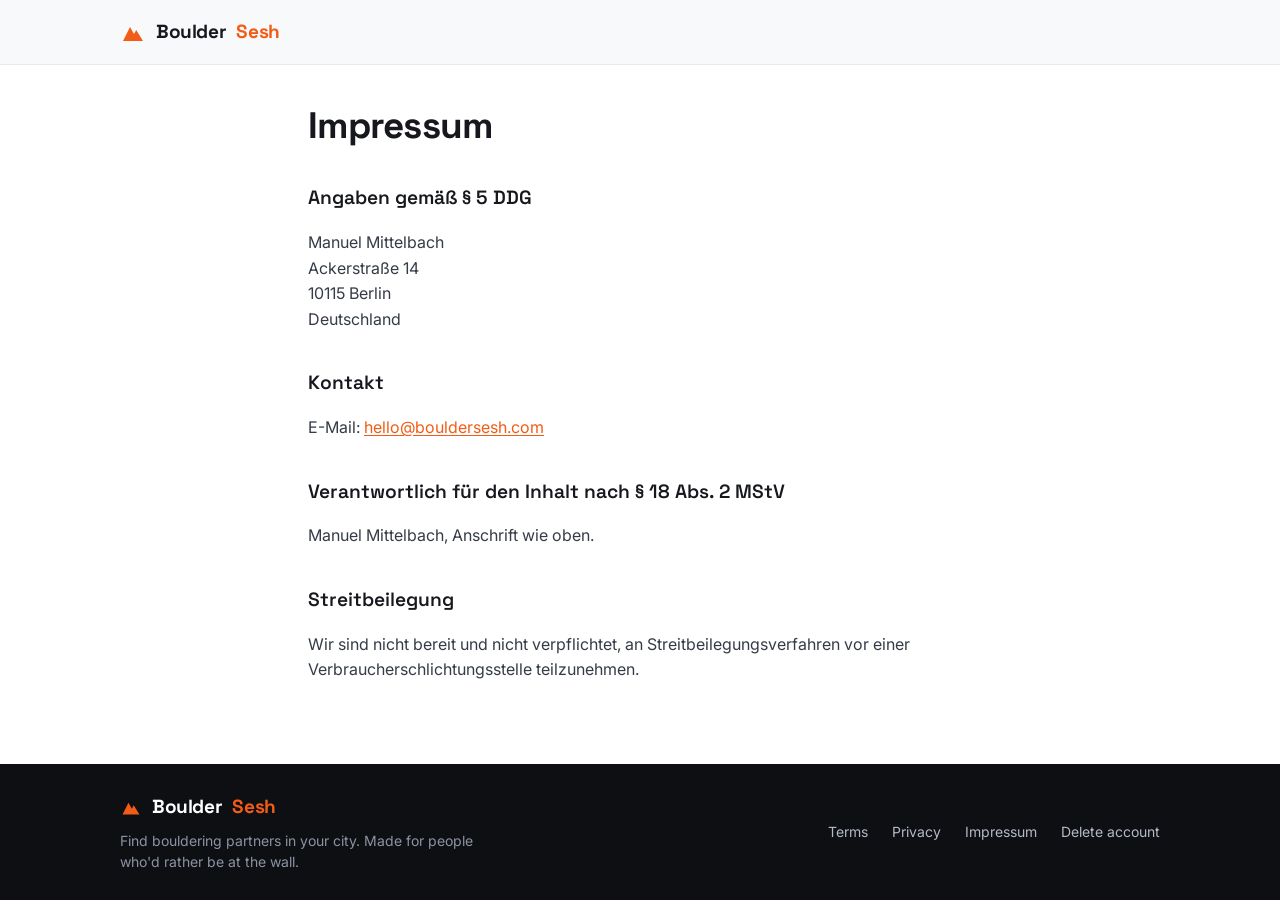
<file: impressum.html>
<!doctype html>
<html lang="de">
<head>
  <meta charset="utf-8">
  <meta name="viewport" content="width=device-width, initial-scale=1">
  <title>Impressum – BoulderSesh</title>
  <meta name="robots" content="noindex">
  <link rel="stylesheet" href="style.css">
</head>
<body>
  <header class="site-header">
    <div class="wrap">
      <a class="brand-mark" href="/" aria-label="BoulderSesh home">
        <svg width="26" height="26" viewBox="0 0 26 26" fill="none" aria-hidden="true">
          <path d="M3 22L10 8l4 7 2.2-4L23 22H3z" fill="#f25c16"/>
        </svg>
        Boulder<span class="sesh">Sesh</span>
      </a>
    </div>
  </header>
  <main>
    <h1>Impressum</h1>

    <h2>Angaben gemäß § 5 DDG</h2>
    <p>
      Manuel Mittelbach<br>
      Ackerstraße 14<br>
      10115 Berlin<br>
      Deutschland
    </p>

    <h2>Kontakt</h2>
    <p>E-Mail: <a href="mailto:hello@bouldersesh.com">hello@bouldersesh.com</a></p>

    <h2>Verantwortlich für den Inhalt nach § 18 Abs. 2 MStV</h2>
    <p>Manuel Mittelbach, Anschrift wie oben.</p>

    <h2>Streitbeilegung</h2>
    <p>Wir sind nicht bereit und nicht verpflichtet, an Streitbeilegungsverfahren
    vor einer Verbraucherschlichtungsstelle teilzunehmen.</p>
  </main>
  <footer class="site-footer">
    <div class="wrap">
      <div class="foot-brand">
        <a class="brand-mark" href="/" aria-label="BoulderSesh home">
          <svg width="22" height="22" viewBox="0 0 26 26" fill="none" aria-hidden="true"><path d="M3 22L10 8l4 7 2.2-4L23 22H3z" fill="#f25c16"/></svg>
          Boulder<span class="sesh">Sesh</span>
        </a>
        <p>Find bouldering partners in your city. Made for people who'd rather be at the wall.</p>
      </div>
      <nav class="foot-links" aria-label="Footer">
        <a href="/terms">Terms</a>
        <a href="/privacy">Privacy</a>
        <a href="/impressum">Impressum</a>
        <a href="/delete-account">Delete account</a>
      </nav>
    </div>
  </footer>
</body>
</html>
</file>
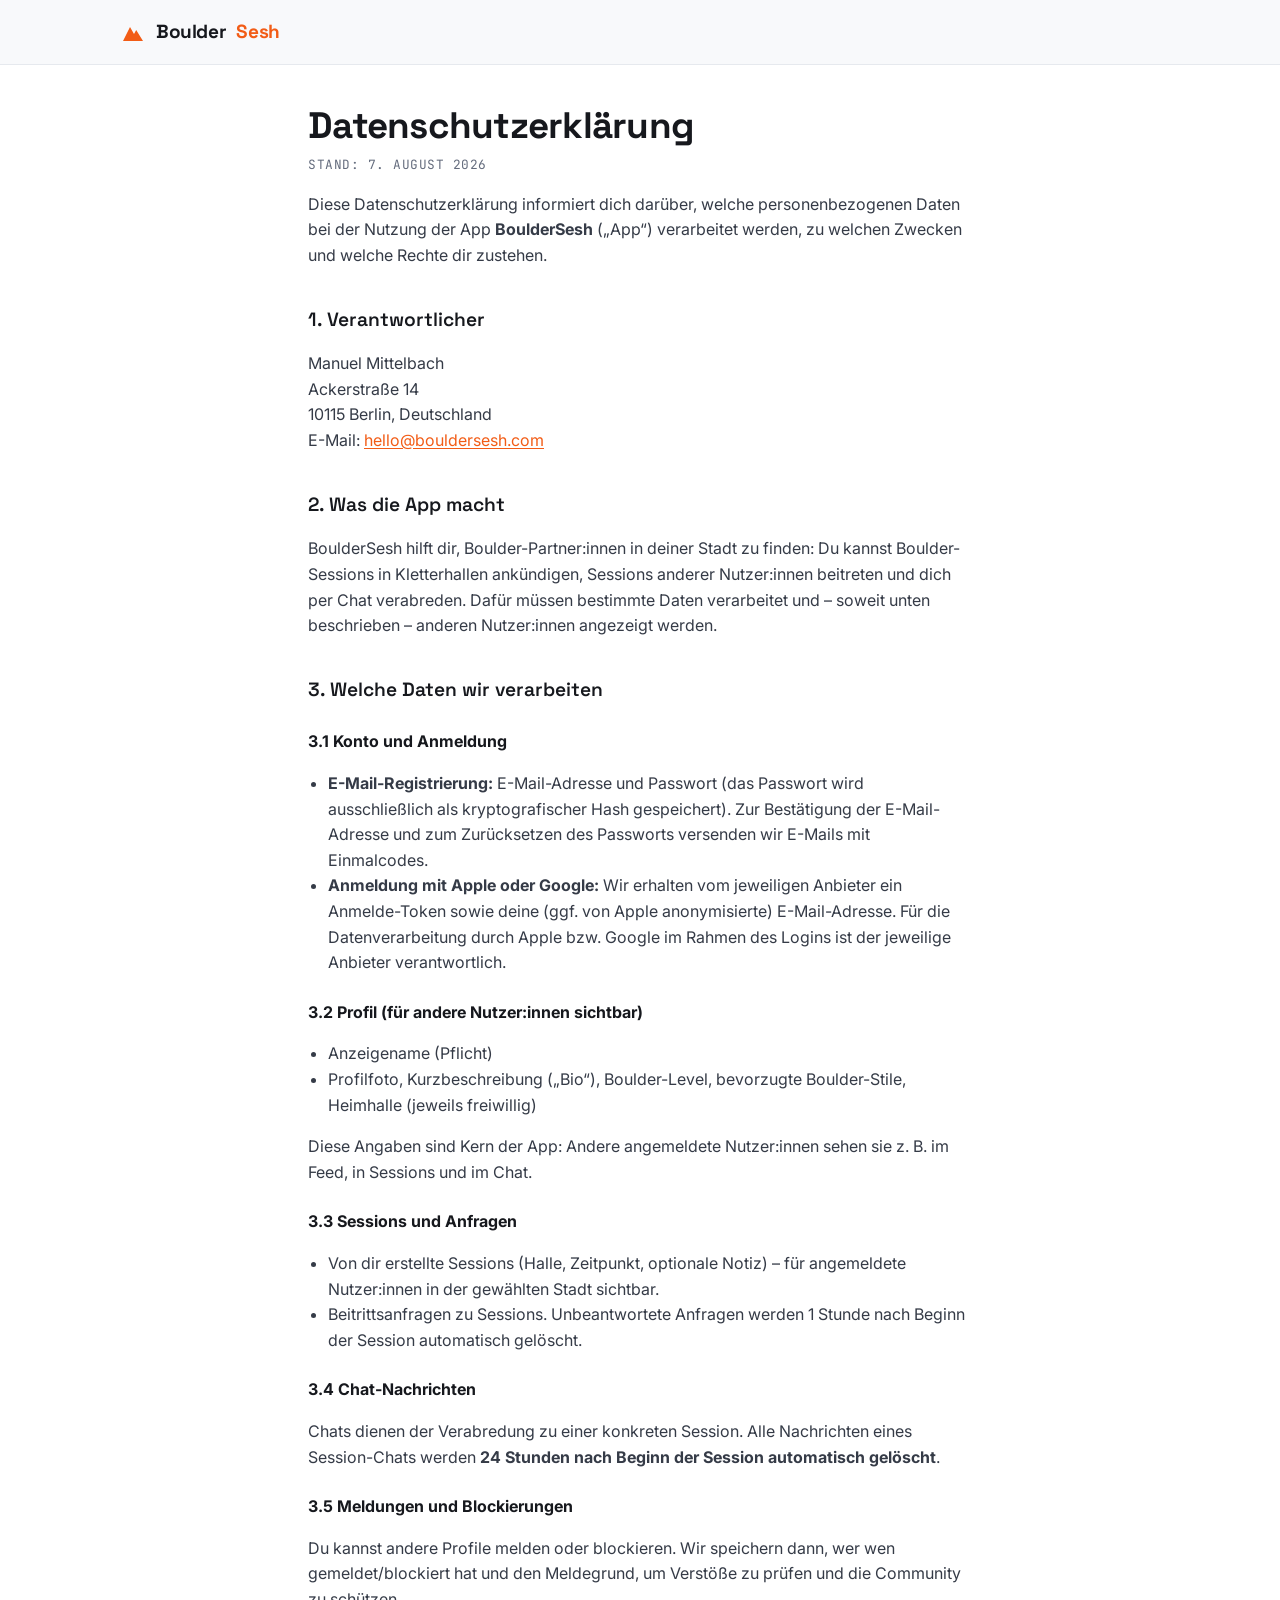
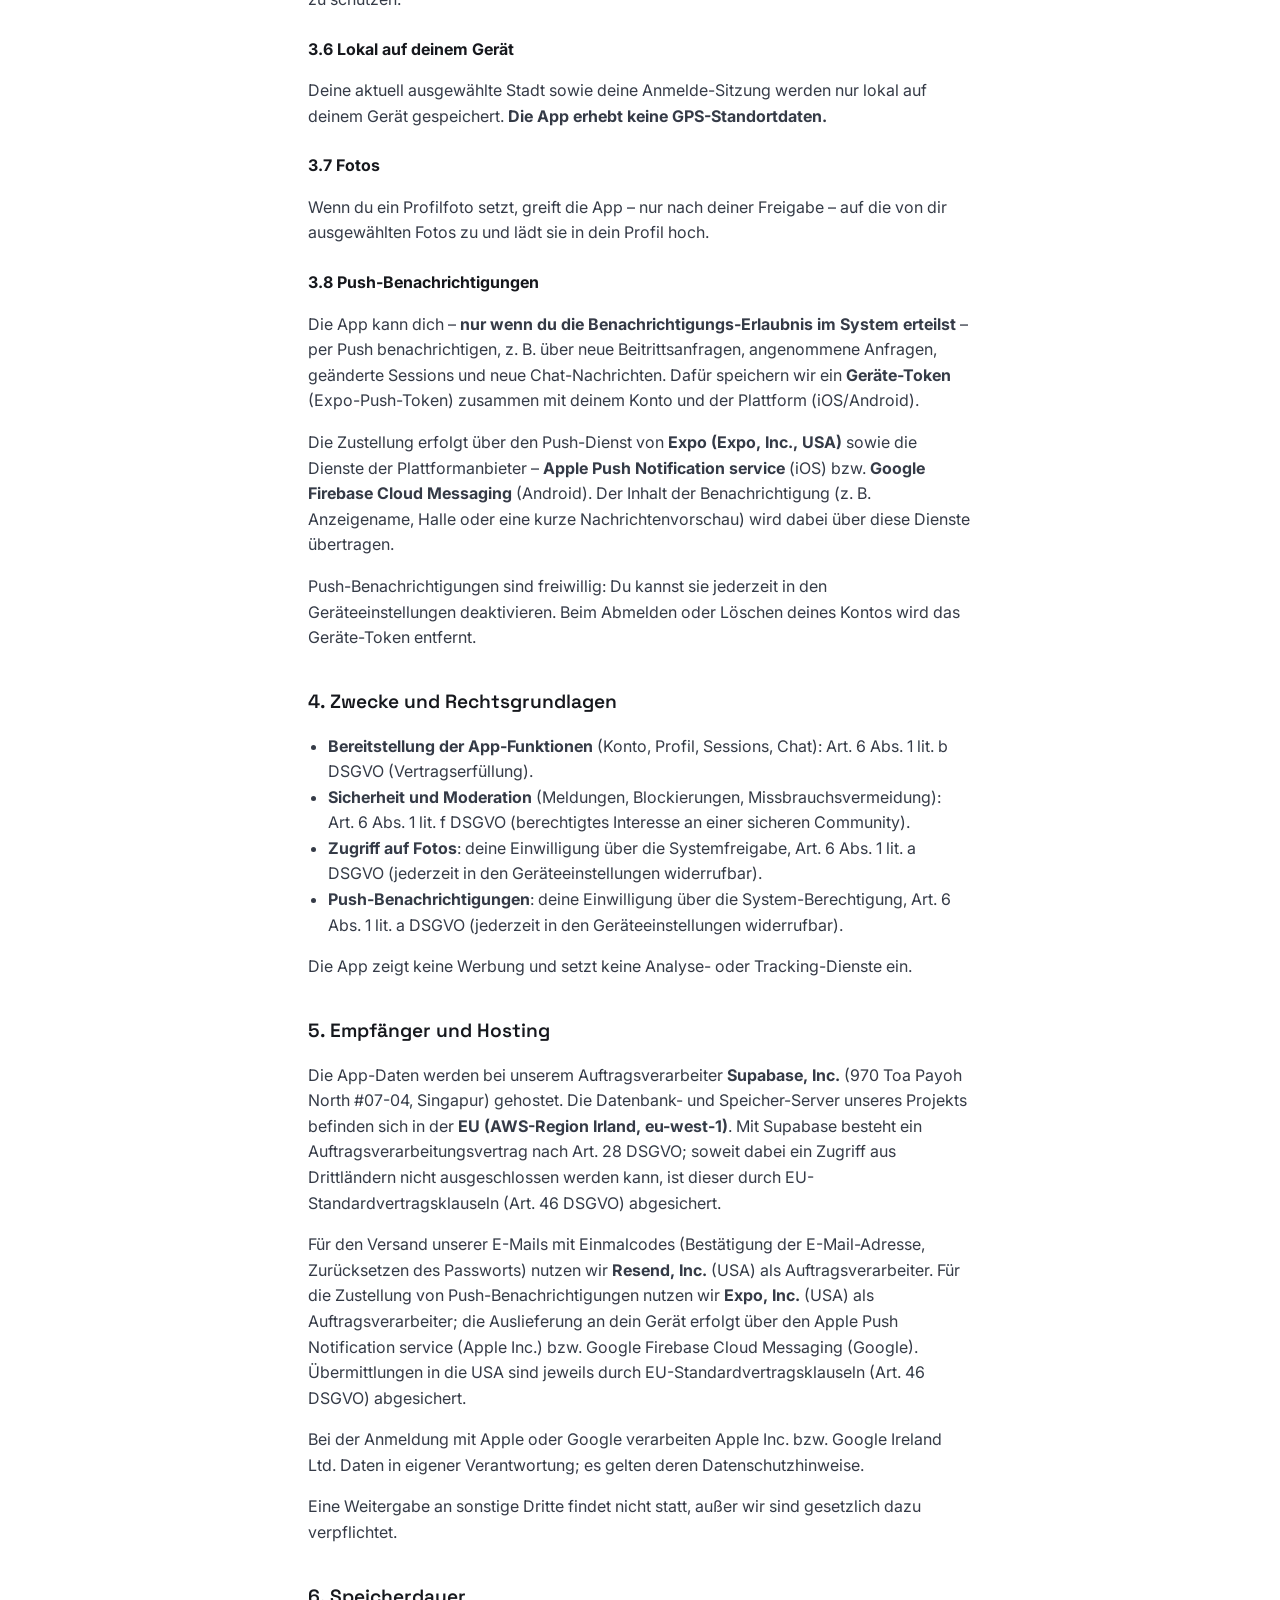
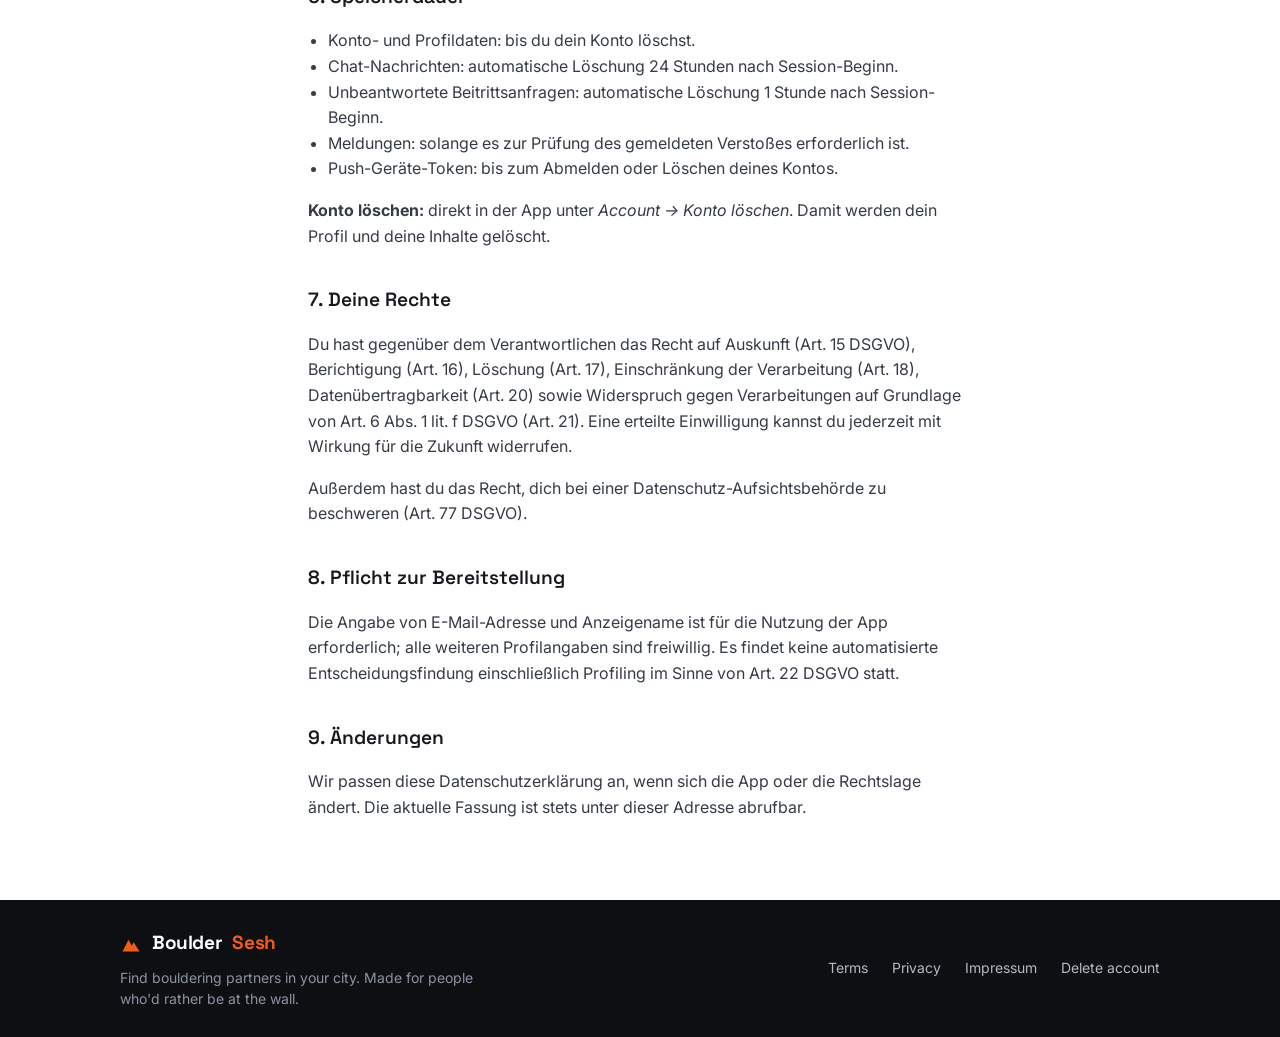
<file: privacy.html>
<!doctype html>
<html lang="de">
<head>
  <meta charset="utf-8">
  <meta name="viewport" content="width=device-width, initial-scale=1">
  <title>Datenschutzerklärung – BoulderSesh</title>
  <link rel="stylesheet" href="style.css">
</head>
<body>
  <header class="site-header">
    <div class="wrap">
      <a class="brand-mark" href="/" aria-label="BoulderSesh home">
        <svg width="26" height="26" viewBox="0 0 26 26" fill="none" aria-hidden="true">
          <path d="M3 22L10 8l4 7 2.2-4L23 22H3z" fill="#f25c16"/>
        </svg>
        Boulder<span class="sesh">Sesh</span>
      </a>
    </div>
  </header>
  <main>
    <h1>Datenschutzerklärung</h1>
    <p class="updated">Stand: 7. August 2026</p>

    <p>Diese Datenschutzerklärung informiert dich darüber, welche personenbezogenen
    Daten bei der Nutzung der App <strong>BoulderSesh</strong> („App“) verarbeitet
    werden, zu welchen Zwecken und welche Rechte dir zustehen.</p>

    <h2>1. Verantwortlicher</h2>
    <p>
      Manuel Mittelbach<br>
      Ackerstraße 14<br>
      10115 Berlin, Deutschland<br>
      E-Mail: <a href="mailto:hello@bouldersesh.com">hello@bouldersesh.com</a>
    </p>

    <h2>2. Was die App macht</h2>
    <p>BoulderSesh hilft dir, Boulder-Partner:innen in deiner Stadt zu finden: Du
    kannst Boulder-Sessions in Kletterhallen ankündigen, Sessions anderer
    Nutzer:innen beitreten und dich per Chat verabreden. Dafür müssen bestimmte
    Daten verarbeitet und – soweit unten beschrieben – anderen Nutzer:innen
    angezeigt werden.</p>

    <h2>3. Welche Daten wir verarbeiten</h2>

    <h3>3.1 Konto und Anmeldung</h3>
    <ul>
      <li><strong>E-Mail-Registrierung:</strong> E-Mail-Adresse und Passwort
      (das Passwort wird ausschließlich als kryptografischer Hash gespeichert).
      Zur Bestätigung der E-Mail-Adresse und zum Zurücksetzen des Passworts
      versenden wir E-Mails mit Einmalcodes.</li>
      <li><strong>Anmeldung mit Apple oder Google:</strong> Wir erhalten vom
      jeweiligen Anbieter ein Anmelde-Token sowie deine (ggf. von Apple
      anonymisierte) E-Mail-Adresse. Für die Datenverarbeitung durch Apple bzw.
      Google im Rahmen des Logins ist der jeweilige Anbieter verantwortlich.</li>
    </ul>

    <h3>3.2 Profil (für andere Nutzer:innen sichtbar)</h3>
    <ul>
      <li>Anzeigename (Pflicht)</li>
      <li>Profilfoto, Kurzbeschreibung („Bio“), Boulder-Level, bevorzugte
      Boulder-Stile, Heimhalle (jeweils freiwillig)</li>
    </ul>
    <p>Diese Angaben sind Kern der App: Andere angemeldete Nutzer:innen sehen sie
    z.&nbsp;B. im Feed, in Sessions und im Chat.</p>

    <h3>3.3 Sessions und Anfragen</h3>
    <ul>
      <li>Von dir erstellte Sessions (Halle, Zeitpunkt, optionale Notiz) – für
      angemeldete Nutzer:innen in der gewählten Stadt sichtbar.</li>
      <li>Beitrittsanfragen zu Sessions. Unbeantwortete Anfragen werden
      1&nbsp;Stunde nach Beginn der Session automatisch gelöscht.</li>
    </ul>

    <h3>3.4 Chat-Nachrichten</h3>
    <p>Chats dienen der Verabredung zu einer konkreten Session. Alle Nachrichten
    eines Session-Chats werden <strong>24&nbsp;Stunden nach Beginn der Session
    automatisch gelöscht</strong>.</p>

    <h3>3.5 Meldungen und Blockierungen</h3>
    <p>Du kannst andere Profile melden oder blockieren. Wir speichern dann, wer
    wen gemeldet/blockiert hat und den Meldegrund, um Verstöße zu prüfen und die
    Community zu schützen.</p>

    <h3>3.6 Lokal auf deinem Gerät</h3>
    <p>Deine aktuell ausgewählte Stadt sowie deine Anmelde-Sitzung werden nur
    lokal auf deinem Gerät gespeichert. <strong>Die App erhebt keine
    GPS-Standortdaten.</strong></p>

    <h3>3.7 Fotos</h3>
    <p>Wenn du ein Profilfoto setzt, greift die App – nur nach deiner Freigabe –
    auf die von dir ausgewählten Fotos zu und lädt sie in dein Profil hoch.</p>

    <h3>3.8 Push-Benachrichtigungen</h3>
    <p>Die App kann dich – <strong>nur wenn du die Benachrichtigungs-Erlaubnis
    im System erteilst</strong> – per Push benachrichtigen, z.&nbsp;B. über neue
    Beitrittsanfragen, angenommene Anfragen, geänderte Sessions und neue
    Chat-Nachrichten. Dafür speichern wir ein <strong>Geräte-Token</strong>
    (Expo-Push-Token) zusammen mit deinem Konto und der Plattform
    (iOS/Android).</p>
    <p>Die Zustellung erfolgt über den Push-Dienst von
    <strong>Expo (Expo, Inc., USA)</strong> sowie die Dienste der
    Plattformanbieter – <strong>Apple Push Notification service</strong> (iOS)
    bzw. <strong>Google Firebase Cloud Messaging</strong> (Android). Der Inhalt
    der Benachrichtigung (z.&nbsp;B. Anzeigename, Halle oder eine kurze
    Nachrichtenvorschau) wird dabei über diese Dienste übertragen.</p>
    <p>Push-Benachrichtigungen sind freiwillig: Du kannst sie jederzeit in den
    Geräteeinstellungen deaktivieren. Beim Abmelden oder Löschen deines Kontos
    wird das Geräte-Token entfernt.</p>

    <h2>4. Zwecke und Rechtsgrundlagen</h2>
    <ul>
      <li><strong>Bereitstellung der App-Funktionen</strong> (Konto, Profil,
      Sessions, Chat): Art.&nbsp;6 Abs.&nbsp;1 lit.&nbsp;b DSGVO
      (Vertragserfüllung).</li>
      <li><strong>Sicherheit und Moderation</strong> (Meldungen, Blockierungen,
      Missbrauchsvermeidung): Art.&nbsp;6 Abs.&nbsp;1 lit.&nbsp;f DSGVO
      (berechtigtes Interesse an einer sicheren Community).</li>
      <li><strong>Zugriff auf Fotos</strong>: deine Einwilligung über die
      Systemfreigabe, Art.&nbsp;6 Abs.&nbsp;1 lit.&nbsp;a DSGVO (jederzeit in den
      Geräteeinstellungen widerrufbar).</li>
      <li><strong>Push-Benachrichtigungen</strong>: deine Einwilligung über die
      System-Berechtigung, Art.&nbsp;6 Abs.&nbsp;1 lit.&nbsp;a DSGVO (jederzeit
      in den Geräteeinstellungen widerrufbar).</li>
    </ul>
    <p>Die App zeigt keine Werbung und setzt keine Analyse- oder Tracking-Dienste
    ein.</p>

    <h2>5. Empfänger und Hosting</h2>
    <p>Die App-Daten werden bei unserem Auftragsverarbeiter
    <strong>Supabase, Inc.</strong> (970 Toa Payoh North #07-04, Singapur)
    gehostet. Die Datenbank- und Speicher-Server unseres Projekts befinden sich
    in der <strong>EU (AWS-Region Irland, eu-west-1)</strong>. Mit Supabase
    besteht ein Auftragsverarbeitungsvertrag nach Art.&nbsp;28 DSGVO; soweit
    dabei ein Zugriff aus Drittländern nicht ausgeschlossen werden kann, ist
    dieser durch EU-Standardvertragsklauseln (Art.&nbsp;46 DSGVO) abgesichert.</p>
    <p>Für den Versand unserer E-Mails mit Einmalcodes (Bestätigung der
    E-Mail-Adresse, Zurücksetzen des Passworts) nutzen wir
    <strong>Resend, Inc.</strong> (USA) als Auftragsverarbeiter. Für die
    Zustellung von Push-Benachrichtigungen nutzen wir
    <strong>Expo, Inc.</strong> (USA) als Auftragsverarbeiter; die Auslieferung
    an dein Gerät erfolgt über den Apple Push Notification service (Apple Inc.)
    bzw. Google Firebase Cloud Messaging (Google). Übermittlungen in die USA
    sind jeweils durch EU-Standardvertragsklauseln (Art.&nbsp;46 DSGVO)
    abgesichert.</p>
    <p>Bei der Anmeldung mit Apple oder Google verarbeiten Apple Inc. bzw. Google
    Ireland Ltd. Daten in eigener Verantwortung; es gelten deren
    Datenschutzhinweise.</p>
    <p>Eine Weitergabe an sonstige Dritte findet nicht statt, außer wir sind
    gesetzlich dazu verpflichtet.</p>

    <h2>6. Speicherdauer</h2>
    <ul>
      <li>Konto- und Profildaten: bis du dein Konto löschst.</li>
      <li>Chat-Nachrichten: automatische Löschung 24&nbsp;Stunden nach
      Session-Beginn.</li>
      <li>Unbeantwortete Beitrittsanfragen: automatische Löschung
      1&nbsp;Stunde nach Session-Beginn.</li>
      <li>Meldungen: solange es zur Prüfung des gemeldeten Verstoßes
      erforderlich ist.</li>
      <li>Push-Geräte-Token: bis zum Abmelden oder Löschen deines Kontos.</li>
    </ul>
    <p><strong>Konto löschen:</strong> direkt in der App unter
    <em>Account&nbsp;→ Konto löschen</em>. Damit werden dein Profil und deine
    Inhalte gelöscht.</p>

    <h2>7. Deine Rechte</h2>
    <p>Du hast gegenüber dem Verantwortlichen das Recht auf Auskunft
    (Art.&nbsp;15 DSGVO), Berichtigung (Art.&nbsp;16), Löschung (Art.&nbsp;17),
    Einschränkung der Verarbeitung (Art.&nbsp;18), Datenübertragbarkeit
    (Art.&nbsp;20) sowie Widerspruch gegen Verarbeitungen auf Grundlage von
    Art.&nbsp;6 Abs.&nbsp;1 lit.&nbsp;f DSGVO (Art.&nbsp;21). Eine erteilte
    Einwilligung kannst du jederzeit mit Wirkung für die Zukunft widerrufen.</p>
    <p>Außerdem hast du das Recht, dich bei einer Datenschutz-Aufsichtsbehörde zu
    beschweren (Art.&nbsp;77 DSGVO).</p>

    <h2>8. Pflicht zur Bereitstellung</h2>
    <p>Die Angabe von E-Mail-Adresse und Anzeigename ist für die Nutzung der App
    erforderlich; alle weiteren Profilangaben sind freiwillig. Es findet keine
    automatisierte Entscheidungsfindung einschließlich Profiling im Sinne von
    Art.&nbsp;22 DSGVO statt.</p>

    <h2>9. Änderungen</h2>
    <p>Wir passen diese Datenschutzerklärung an, wenn sich die App oder die
    Rechtslage ändert. Die aktuelle Fassung ist stets unter dieser Adresse
    abrufbar.</p>
  </main>
  <footer class="site-footer">
    <div class="wrap">
      <div class="foot-brand">
        <a class="brand-mark" href="/" aria-label="BoulderSesh home">
          <svg width="22" height="22" viewBox="0 0 26 26" fill="none" aria-hidden="true"><path d="M3 22L10 8l4 7 2.2-4L23 22H3z" fill="#f25c16"/></svg>
          Boulder<span class="sesh">Sesh</span>
        </a>
        <p>Find bouldering partners in your city. Made for people who'd rather be at the wall.</p>
      </div>
      <nav class="foot-links" aria-label="Footer">
        <a href="/terms">Terms</a>
        <a href="/privacy">Privacy</a>
        <a href="/impressum">Impressum</a>
        <a href="/delete-account">Delete account</a>
      </nav>
    </div>
  </footer>
</body>
</html>
</file>
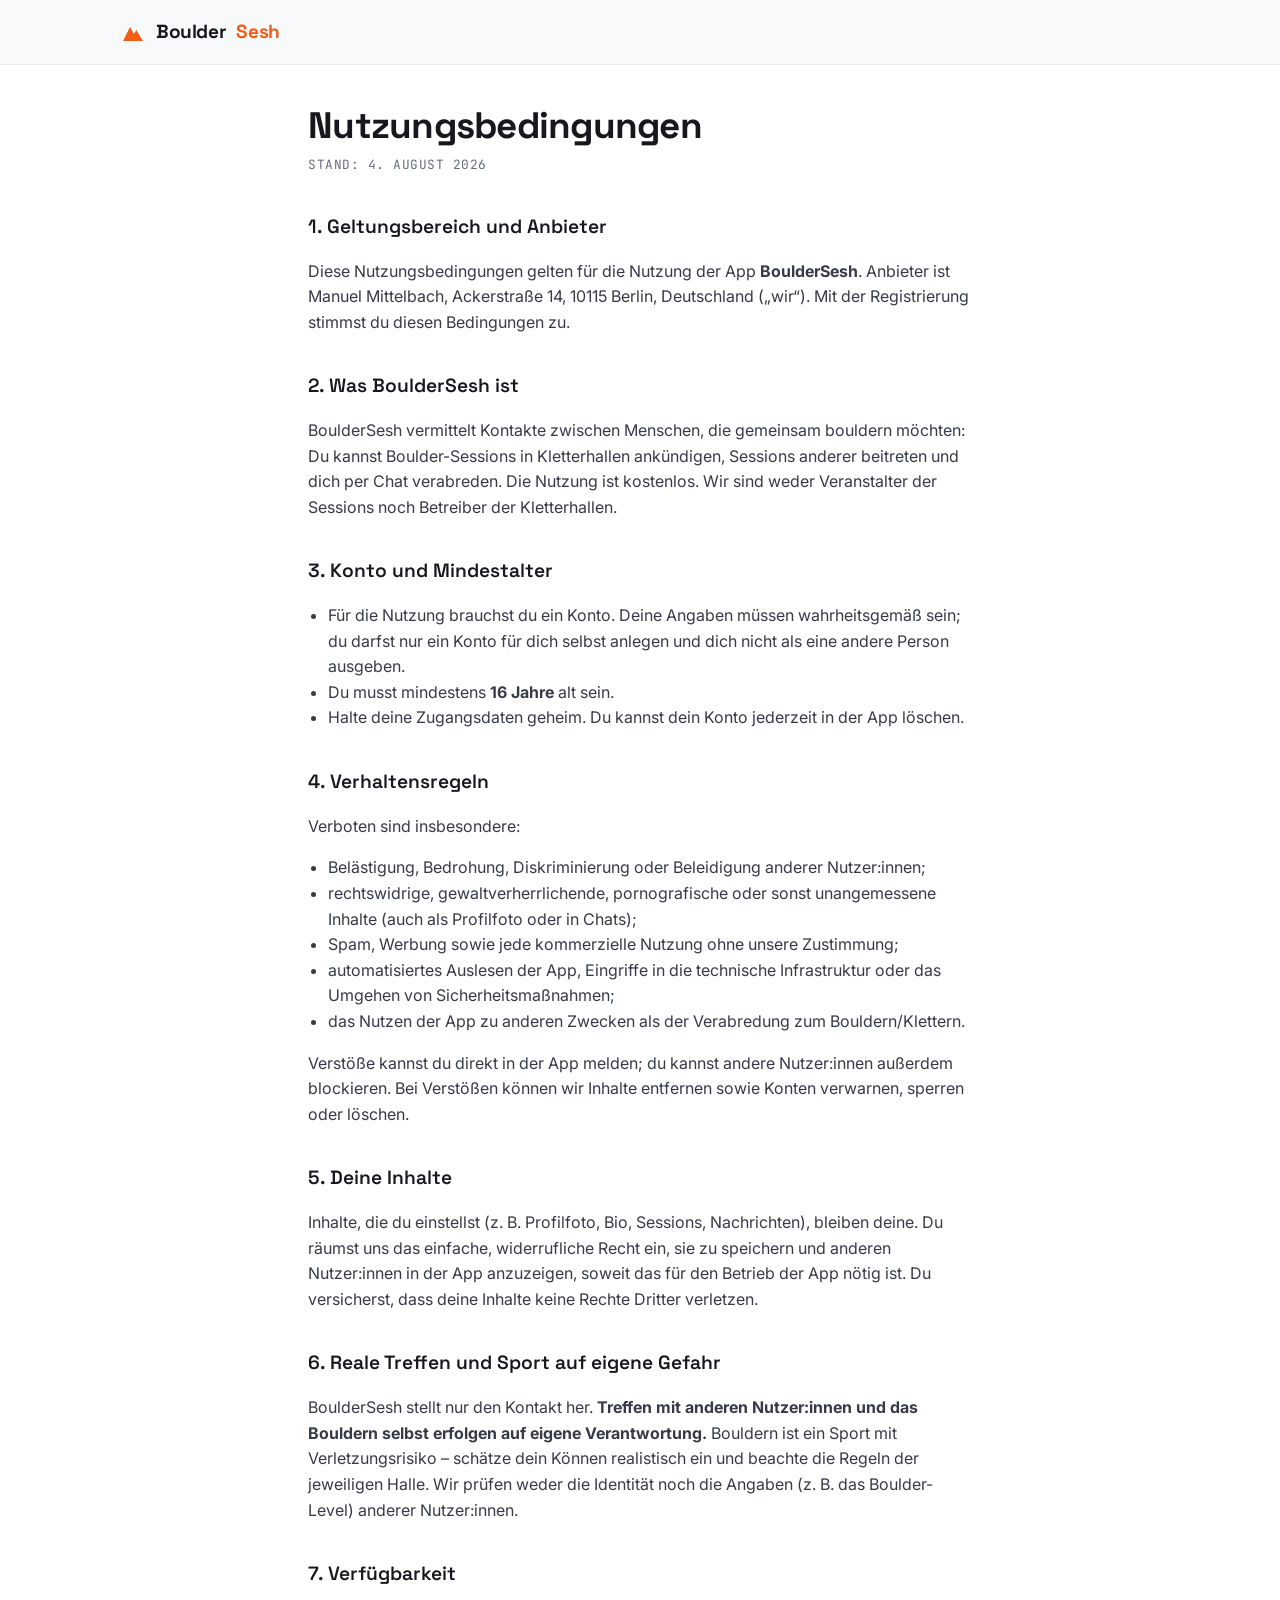
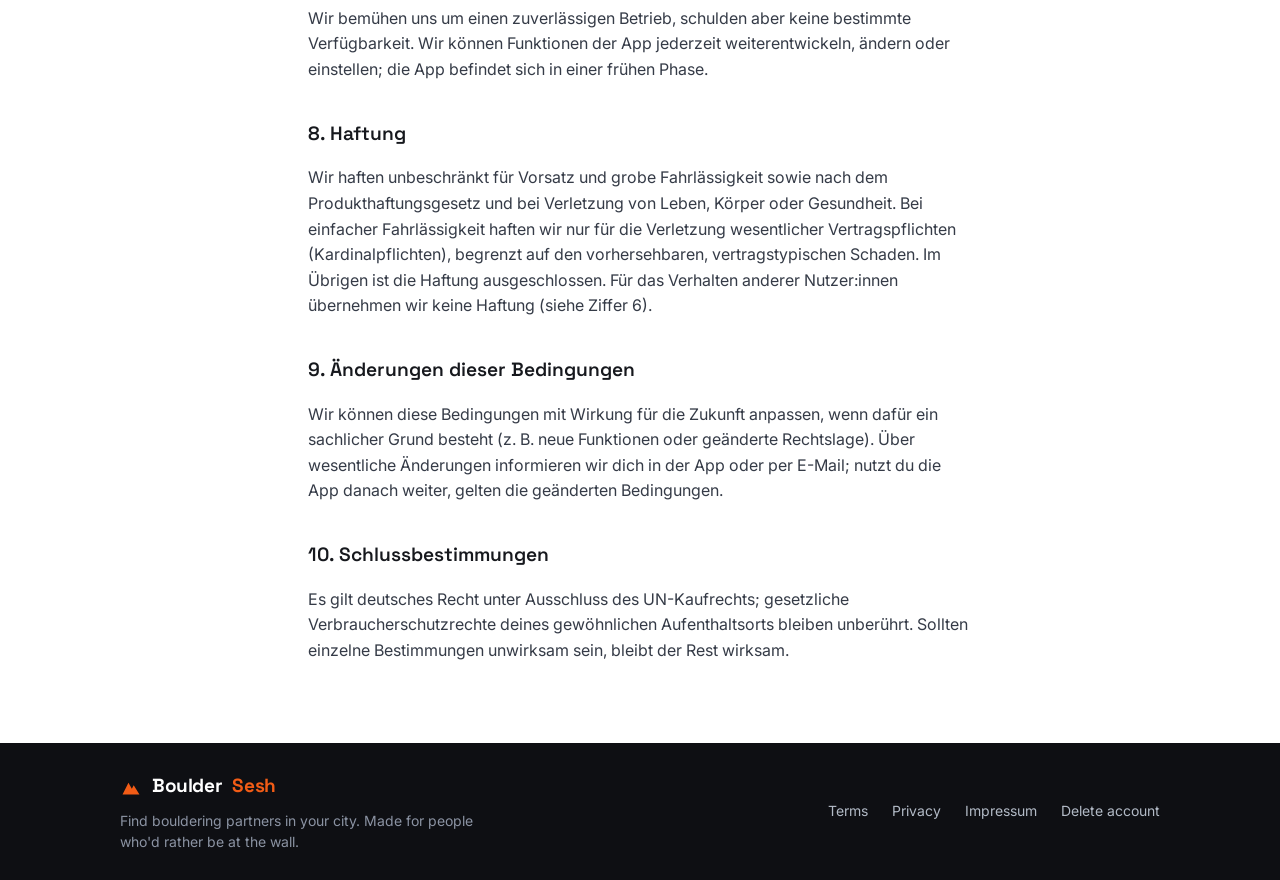
<file: terms.html>
<!doctype html>
<html lang="de">
<head>
  <meta charset="utf-8">
  <meta name="viewport" content="width=device-width, initial-scale=1">
  <title>Nutzungsbedingungen – BoulderSesh</title>
  <link rel="stylesheet" href="style.css">
</head>
<body>
  <header class="site-header">
    <div class="wrap">
      <a class="brand-mark" href="/" aria-label="BoulderSesh home">
        <svg width="26" height="26" viewBox="0 0 26 26" fill="none" aria-hidden="true">
          <path d="M3 22L10 8l4 7 2.2-4L23 22H3z" fill="#f25c16"/>
        </svg>
        Boulder<span class="sesh">Sesh</span>
      </a>
    </div>
  </header>
  <main>
    <h1>Nutzungsbedingungen</h1>
    <p class="updated">Stand: 4. August 2026</p>

    <h2>1. Geltungsbereich und Anbieter</h2>
    <p>Diese Nutzungsbedingungen gelten für die Nutzung der App
    <strong>BoulderSesh</strong>. Anbieter ist
    Manuel Mittelbach,
    Ackerstraße 14, 10115 Berlin, Deutschland
    („wir“). Mit der Registrierung stimmst du diesen Bedingungen zu.</p>

    <h2>2. Was BoulderSesh ist</h2>
    <p>BoulderSesh vermittelt Kontakte zwischen Menschen, die gemeinsam bouldern
    möchten: Du kannst Boulder-Sessions in Kletterhallen ankündigen, Sessions
    anderer beitreten und dich per Chat verabreden. Die Nutzung ist kostenlos.
    Wir sind weder Veranstalter der Sessions noch Betreiber der Kletterhallen.</p>

    <h2>3. Konto und Mindestalter</h2>
    <ul>
      <li>Für die Nutzung brauchst du ein Konto. Deine Angaben müssen
      wahrheitsgemäß sein; du darfst nur ein Konto für dich selbst anlegen und
      dich nicht als eine andere Person ausgeben.</li>
      <li>Du musst mindestens <strong>16 Jahre</strong> alt sein.</li>
      <li>Halte deine Zugangsdaten geheim. Du kannst dein Konto jederzeit in der
      App löschen.</li>
    </ul>

    <h2>4. Verhaltensregeln</h2>
    <p>Verboten sind insbesondere:</p>
    <ul>
      <li>Belästigung, Bedrohung, Diskriminierung oder Beleidigung anderer
      Nutzer:innen;</li>
      <li>rechtswidrige, gewaltverherrlichende, pornografische oder sonst
      unangemessene Inhalte (auch als Profilfoto oder in Chats);</li>
      <li>Spam, Werbung sowie jede kommerzielle Nutzung ohne unsere
      Zustimmung;</li>
      <li>automatisiertes Auslesen der App, Eingriffe in die technische
      Infrastruktur oder das Umgehen von Sicherheitsmaßnahmen;</li>
      <li>das Nutzen der App zu anderen Zwecken als der Verabredung zum
      Bouldern/Klettern.</li>
    </ul>
    <p>Verstöße kannst du direkt in der App melden; du kannst andere
    Nutzer:innen außerdem blockieren. Bei Verstößen können wir Inhalte
    entfernen sowie Konten verwarnen, sperren oder löschen.</p>

    <h2>5. Deine Inhalte</h2>
    <p>Inhalte, die du einstellst (z.&nbsp;B. Profilfoto, Bio, Sessions,
    Nachrichten), bleiben deine. Du räumst uns das einfache, widerrufliche Recht
    ein, sie zu speichern und anderen Nutzer:innen in der App anzuzeigen, soweit
    das für den Betrieb der App nötig ist. Du versicherst, dass deine Inhalte
    keine Rechte Dritter verletzen.</p>

    <h2>6. Reale Treffen und Sport auf eigene Gefahr</h2>
    <p>BoulderSesh stellt nur den Kontakt her. <strong>Treffen mit anderen
    Nutzer:innen und das Bouldern selbst erfolgen auf eigene
    Verantwortung.</strong> Bouldern ist ein Sport mit Verletzungsrisiko –
    schätze dein Können realistisch ein und beachte die Regeln der jeweiligen
    Halle. Wir prüfen weder die Identität noch die Angaben (z.&nbsp;B. das
    Boulder-Level) anderer Nutzer:innen.</p>

    <h2>7. Verfügbarkeit</h2>
    <p>Wir bemühen uns um einen zuverlässigen Betrieb, schulden aber keine
    bestimmte Verfügbarkeit. Wir können Funktionen der App jederzeit
    weiterentwickeln, ändern oder einstellen; die App befindet sich in einer
    frühen Phase.</p>

    <h2>8. Haftung</h2>
    <p>Wir haften unbeschränkt für Vorsatz und grobe Fahrlässigkeit sowie nach
    dem Produkthaftungsgesetz und bei Verletzung von Leben, Körper oder
    Gesundheit. Bei einfacher Fahrlässigkeit haften wir nur für die Verletzung
    wesentlicher Vertragspflichten (Kardinalpflichten), begrenzt auf den
    vorhersehbaren, vertragstypischen Schaden. Im Übrigen ist die Haftung
    ausgeschlossen. Für das Verhalten anderer Nutzer:innen übernehmen wir keine
    Haftung (siehe Ziffer&nbsp;6).</p>

    <h2>9. Änderungen dieser Bedingungen</h2>
    <p>Wir können diese Bedingungen mit Wirkung für die Zukunft anpassen, wenn
    dafür ein sachlicher Grund besteht (z.&nbsp;B. neue Funktionen oder geänderte
    Rechtslage). Über wesentliche Änderungen informieren wir dich in der App
    oder per E-Mail; nutzt du die App danach weiter, gelten die geänderten
    Bedingungen.</p>

    <h2>10. Schlussbestimmungen</h2>
    <p>Es gilt deutsches Recht unter Ausschluss des UN-Kaufrechts; gesetzliche
    Verbraucherschutzrechte deines gewöhnlichen Aufenthaltsorts bleiben
    unberührt. Sollten einzelne Bestimmungen unwirksam sein, bleibt der Rest
    wirksam.</p>
  </main>
  <footer class="site-footer">
    <div class="wrap">
      <div class="foot-brand">
        <a class="brand-mark" href="/" aria-label="BoulderSesh home">
          <svg width="22" height="22" viewBox="0 0 26 26" fill="none" aria-hidden="true"><path d="M3 22L10 8l4 7 2.2-4L23 22H3z" fill="#f25c16"/></svg>
          Boulder<span class="sesh">Sesh</span>
        </a>
        <p>Find bouldering partners in your city. Made for people who'd rather be at the wall.</p>
      </div>
      <nav class="foot-links" aria-label="Footer">
        <a href="/terms">Terms</a>
        <a href="/privacy">Privacy</a>
        <a href="/impressum">Impressum</a>
        <a href="/delete-account">Delete account</a>
      </nav>
    </div>
  </footer>
</body>
</html>
</file>
<file: style.css>
/* BoulderSesh – Rechtstexte. Header & Footer sind identisch zur Landing-Page
   (index.html). Palette & Fonts aus dem App-Design: Send Orange + Rock
   neutrals, Space Grotesk / Inter / JetBrains Mono. */
@import url("https://fonts.googleapis.com/css2?family=Space+Grotesk:wght@500;600;700&family=Inter:wght@400;500;600;700&family=JetBrains+Mono:wght@500;600&display=swap");

:root {
  /* Brand — Send Orange */
  --brand:       #f25c16;
  --brand-hover: #d8480a;
  --brand-soft:  #fff4ed;

  /* Rock neutrals */
  --rock-0:   #ffffff;
  --rock-25:  #f7f8fa;
  --rock-100: #e6e9ee;
  --rock-300: #b2bac6;
  --rock-400: #8b93a3;
  --rock-500: #646c7d;
  --rock-700: #353b47;
  --rock-900: #16181d;
  --rock-950: #0e0f13;

  --text-strong: var(--rock-900);
  --text-body:   var(--rock-700);
  --text-muted:  var(--rock-500);

  --font-display: "Space Grotesk", system-ui, sans-serif;
  --font-ui:      "Inter", system-ui, -apple-system, "Segoe UI", Roboto, sans-serif;
  --font-mono:    "JetBrains Mono", ui-monospace, "SF Mono", Menlo, monospace;

  --maxw: 1120px;
}

* { box-sizing: border-box; }

body {
  margin: 0;
  min-height: 100vh;
  display: flex;
  flex-direction: column;
  font-family: var(--font-ui);
  color: var(--text-body);
  background: var(--rock-0);
  line-height: 1.6;
  -webkit-font-smoothing: antialiased;
  text-rendering: optimizeLegibility;
}

a { color: var(--brand); text-underline-offset: 2px; }
a:hover { color: var(--brand-hover); }

:focus-visible { outline: 3px solid var(--brand); outline-offset: 3px; border-radius: 4px; }

.wrap {
  width: 100%;
  max-width: var(--maxw);
  margin-inline: auto;
  padding-inline: clamp(20px, 5vw, 40px);
}

/* ---------- Header (identical to landing) ---------- */
.site-header {
  background: rgba(247, 248, 250, 0.82);
  backdrop-filter: saturate(140%) blur(12px);
  -webkit-backdrop-filter: saturate(140%) blur(12px);
  border-bottom: 1px solid var(--rock-100);
}
.site-header .wrap {
  display: flex; align-items: center; justify-content: space-between;
  height: 64px;
}
.brand-mark {
  display: inline-flex; align-items: center; gap: 10px;
  font-family: var(--font-display); font-weight: 700;
  font-size: 19px; letter-spacing: -0.02em;
  color: var(--text-strong); text-decoration: none;
}
.brand-mark svg { display: block; }
.brand-mark .sesh { color: var(--brand); }

/* ---------- Content ---------- */
main {
  flex: 1 0 auto;
  width: 100%;
  max-width: 44rem;
  margin: 0 auto;
  padding: 2.5rem 1.25rem 4rem;
}
h1 {
  font-family: var(--font-display); font-weight: 700;
  font-size: clamp(1.8rem, 4vw, 2.3rem); line-height: 1.15;
  letter-spacing: -0.02em; color: var(--text-strong);
  margin: 0 0 0.5rem;
}
h2 {
  font-family: var(--font-display); font-weight: 600;
  font-size: 1.2rem; color: var(--text-strong);
  margin: 2.25rem 0 0.5rem;
}
h3 { font-size: 1rem; color: var(--text-strong); margin: 1.5rem 0 0.25rem; }
p.updated {
  font-family: var(--font-mono); font-size: 0.8rem;
  letter-spacing: 0.04em; text-transform: uppercase;
  color: var(--text-muted); margin-top: 0;
}
ul { padding-left: 1.25rem; }
.placeholder { background: var(--brand-soft); padding: 0 0.2em; border-radius: 3px; }

/* ---------- Footer (identical to landing) ---------- */
.site-footer {
  background: var(--rock-950); color: var(--rock-300);
  padding-block: 28px; font-size: 14px;
}
.site-footer .wrap {
  display: flex; flex-wrap: wrap; gap: 20px 48px; justify-content: space-between; align-items: center;
}
.foot-brand { display: flex; flex-direction: column; gap: 8px; max-width: 24rem; }
.foot-brand .brand-mark { color: #fff; }
.foot-brand p { margin: 0; color: var(--rock-400); line-height: 1.5; }
.foot-links { display: flex; flex-wrap: wrap; gap: 14px 24px; align-items: center; }
.foot-links a { color: var(--rock-300); text-decoration: none; }
.foot-links a:hover { color: #fff; text-decoration: underline; text-underline-offset: 3px; }
</file>
